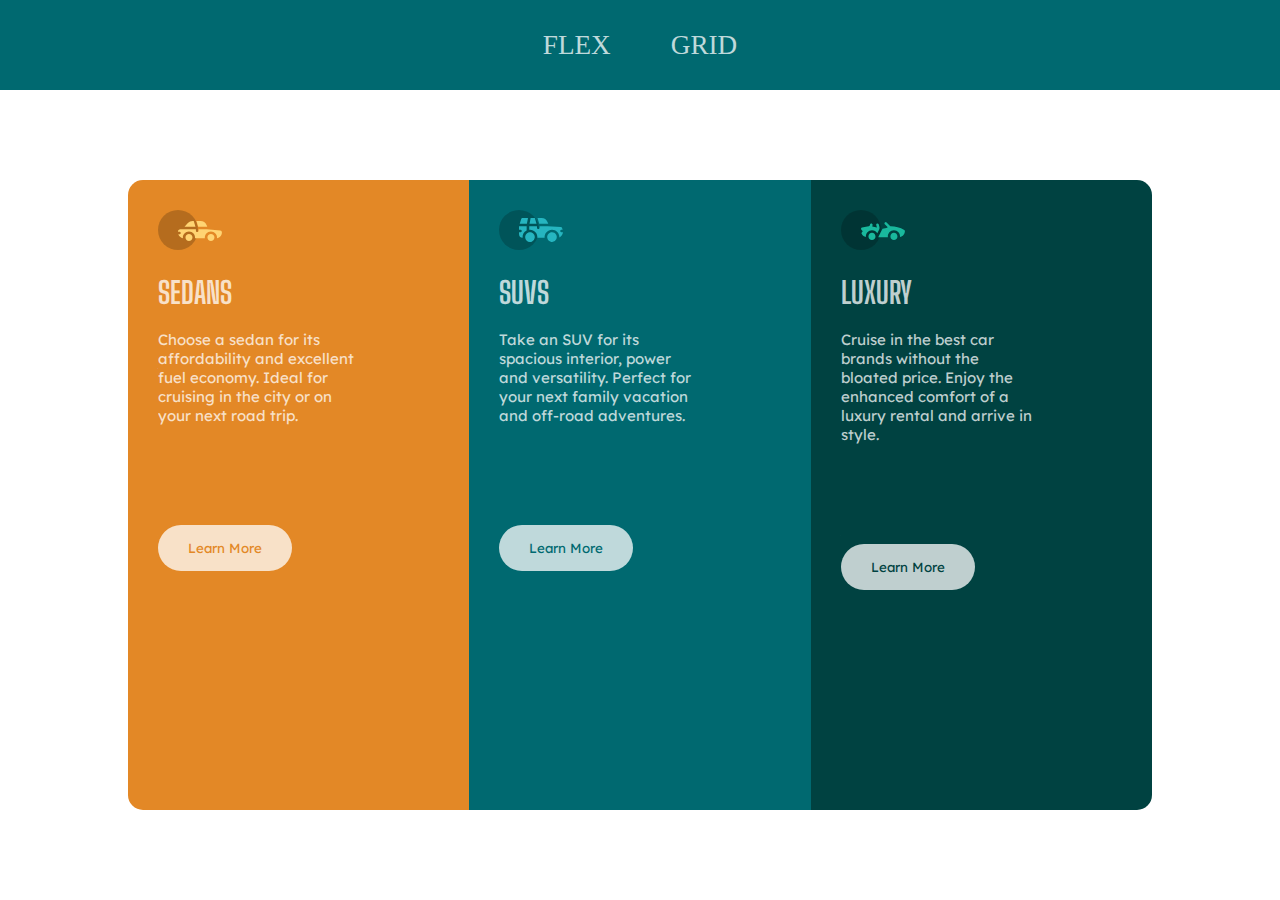
<file: index.html>
<!DOCTYPE html>
<html lang="en">
  <head>
    <meta charset="UTF-8" />
    <meta http-equiv="X-UA-Compatible" content="IE=edge" />
    <meta name="viewport" content="width=device-width, initial-scale=1.0" />
    <link rel="stylesheet" href="./css/index.css" />
    <title>Flex Layout</title>
  </head>
  <body>
    <div>
      <header class="header-container">
        <nav class="nav">
          <ul class="nav-ul">
            <li class="nav-li">
              <a href="./index.html" class="nav-link">flex</a>
            </li>
            <li class="nav-li">
              <a href="./grid.html" class="nav-link">grid</a>
            </li>
          </ul>
        </nav>
      </header>
      <section class="section-container flex-container">
        <div class="cars sedans-flex">
          <img src="./images/icon-sedans.svg" alt="sedan car image" />
          <h1 class="flex-heading">sedans</h1>
          <p class="flex-text">
            Choose a sedan for its affordability and excellent fuel economy.
            Ideal for cruising in the city or on your next road trip.
          </p>
          <button class="btn sedans-btn">learn more</button>
        </div>

        <div class="cars suvs-flex">
          <img src="./images/icon-suvs.svg" alt="suvs car image" />
          <h1 class="flex-heading">suvs</h1>
          <p class="flex-text">
            Take an SUV for its spacious interior, power and versatility.
            Perfect for your next family vacation and off-road adventures.
          </p>
          <button class="btn suvs-btn">learn more</button>
        </div>

        <div class="cars luxury-flex">
          <img src="./images/icon-luxury.svg" alt="" />
          <h1 class="flex-heading">luxury</h1>
          <p class="flex-text">
            Cruise in the best car brands without the bloated price. Enjoy the
            enhanced comfort of a luxury rental and arrive in style.
          </p>
          <button class="btn luxury-btn">learn more</button>
        </div>
      </section>
    </div>
  </body>
</html>
</file>
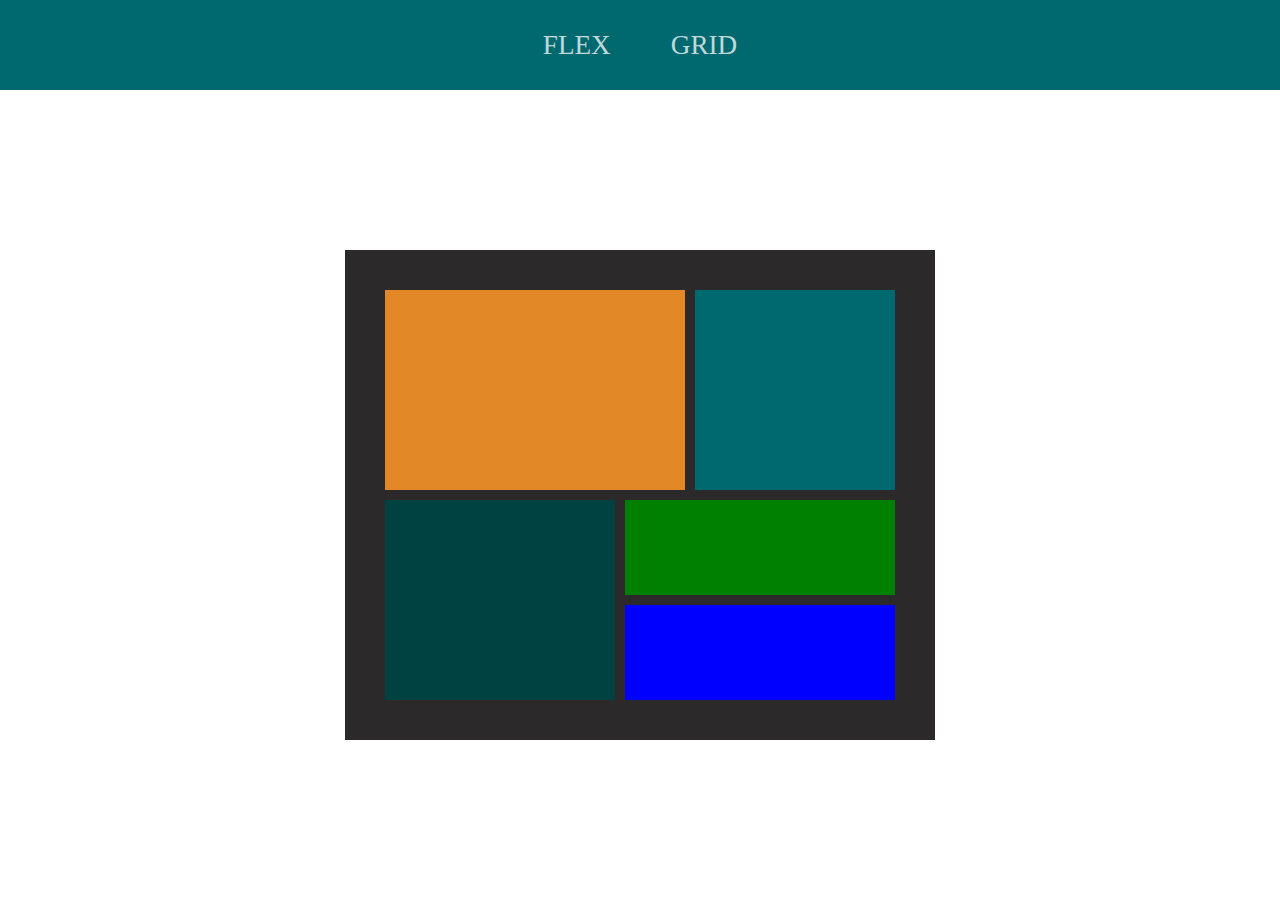
<file: grid.html>
<!DOCTYPE html>
<html lang="en">
  <head>
    <meta charset="UTF-8" />
    <meta http-equiv="X-UA-Compatible" content="IE=edge" />
    <meta name="viewport" content="width=device-width, initial-scale=1.0" />
    <link rel="stylesheet" href="./css/index.css" />
    <title>Grid layout</title>
  </head>
  <body>
    <div>
      <header class="header-container">
        <nav class="nav">
          <ul class="nav-ul">
            <li class="nav-li">
              <a href="./index.html" class="nav-link">flex</a>
            </li>
            <li class="nav-li">
              <a href="./grid.html" class="nav-link">grid</a>
            </li>
          </ul>
        </nav>
      </header>

      <div class="section-container grid-container">
        <div class="grid-layout">
          <div class="grids grid-one"></div>
          <div class="grids grid-two"></div>
          <div class="grids grid-three"></div>
          <div class="grids grid-four"></div>
          <div class="grids grid-five"></div>
        </div>
      </div>
    </div>
  </body>
</html>
</file>
<file: css/index.css>
/* importing css files and fonts */

@import url("https://fonts.googleapis.com/css2?family=Big+Shoulders+Display:wght@700&family=Lexend+Deca&display=swap");
@import "./reset.css";
@import "./main.css";
@import "./tablet.css" screen and (min-width: 765px);
@import "./desktop.css" screen and (min-width: 1200px);
</file>
